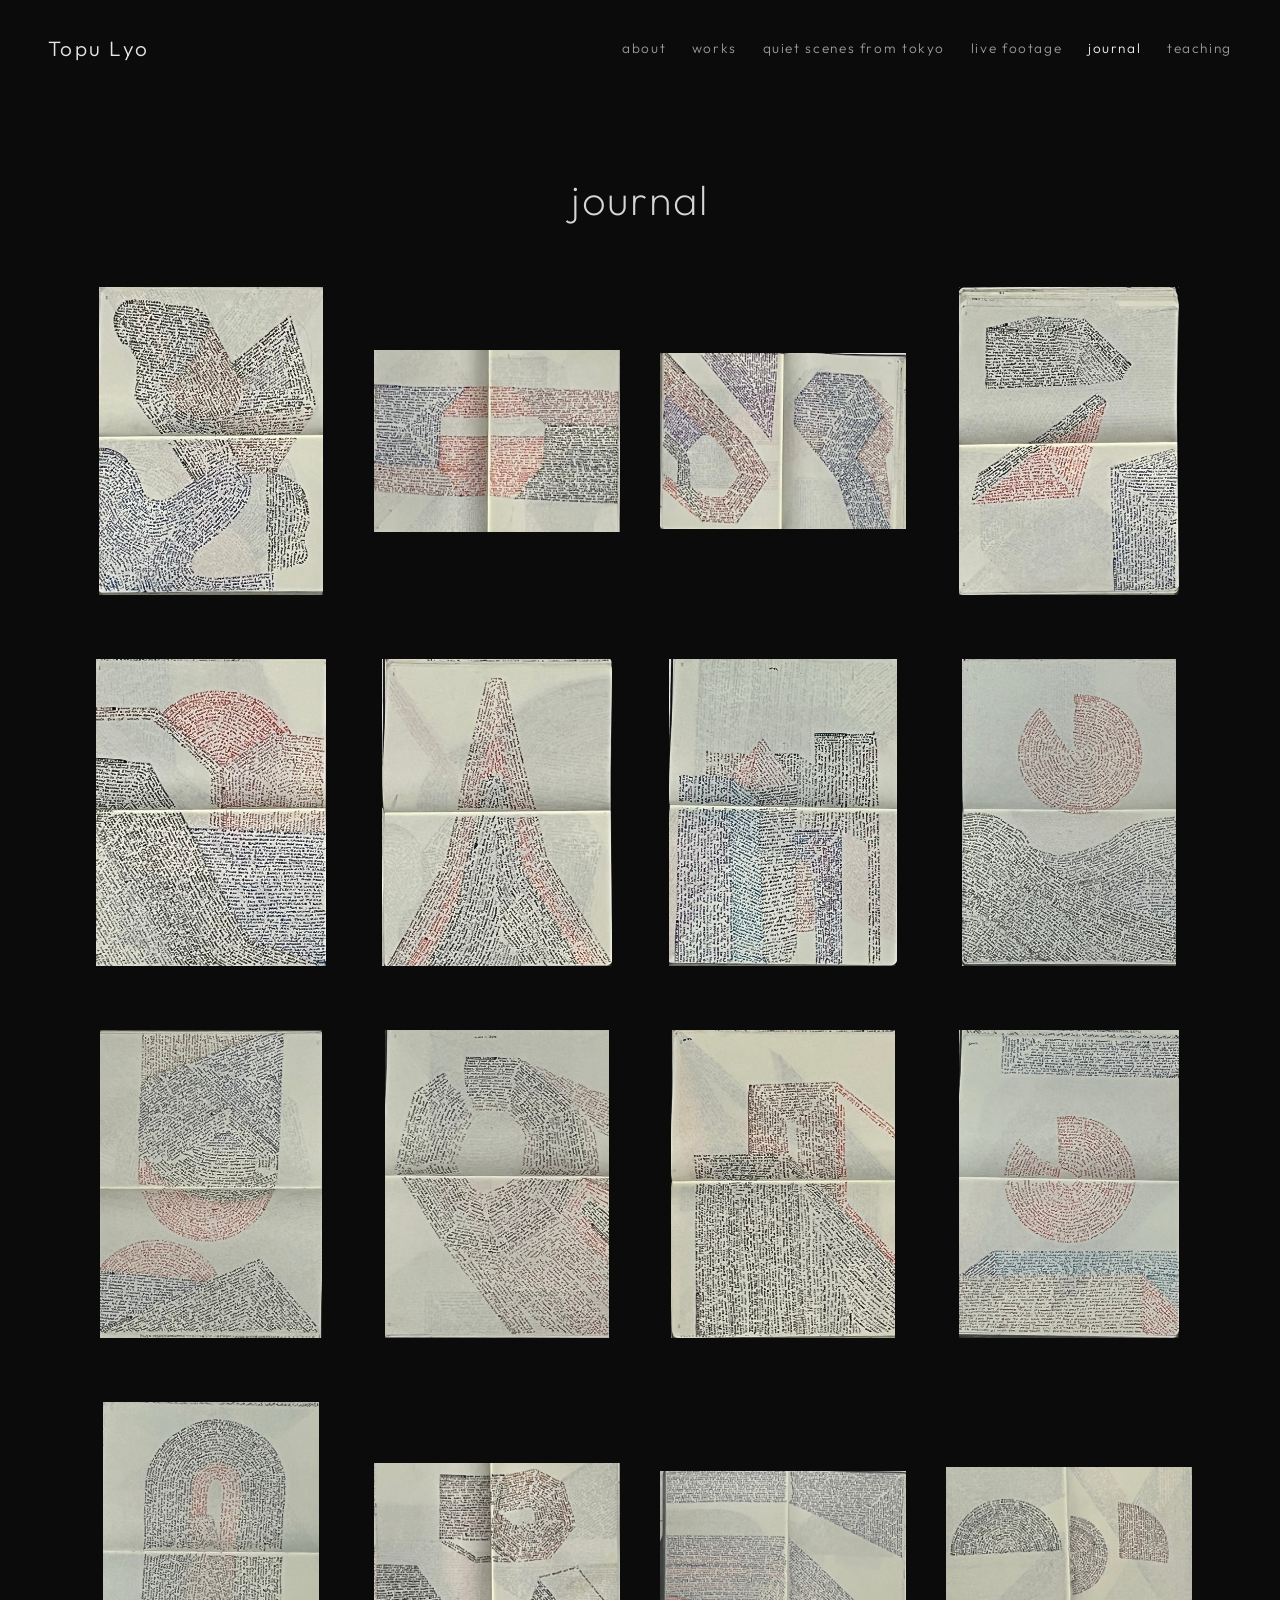
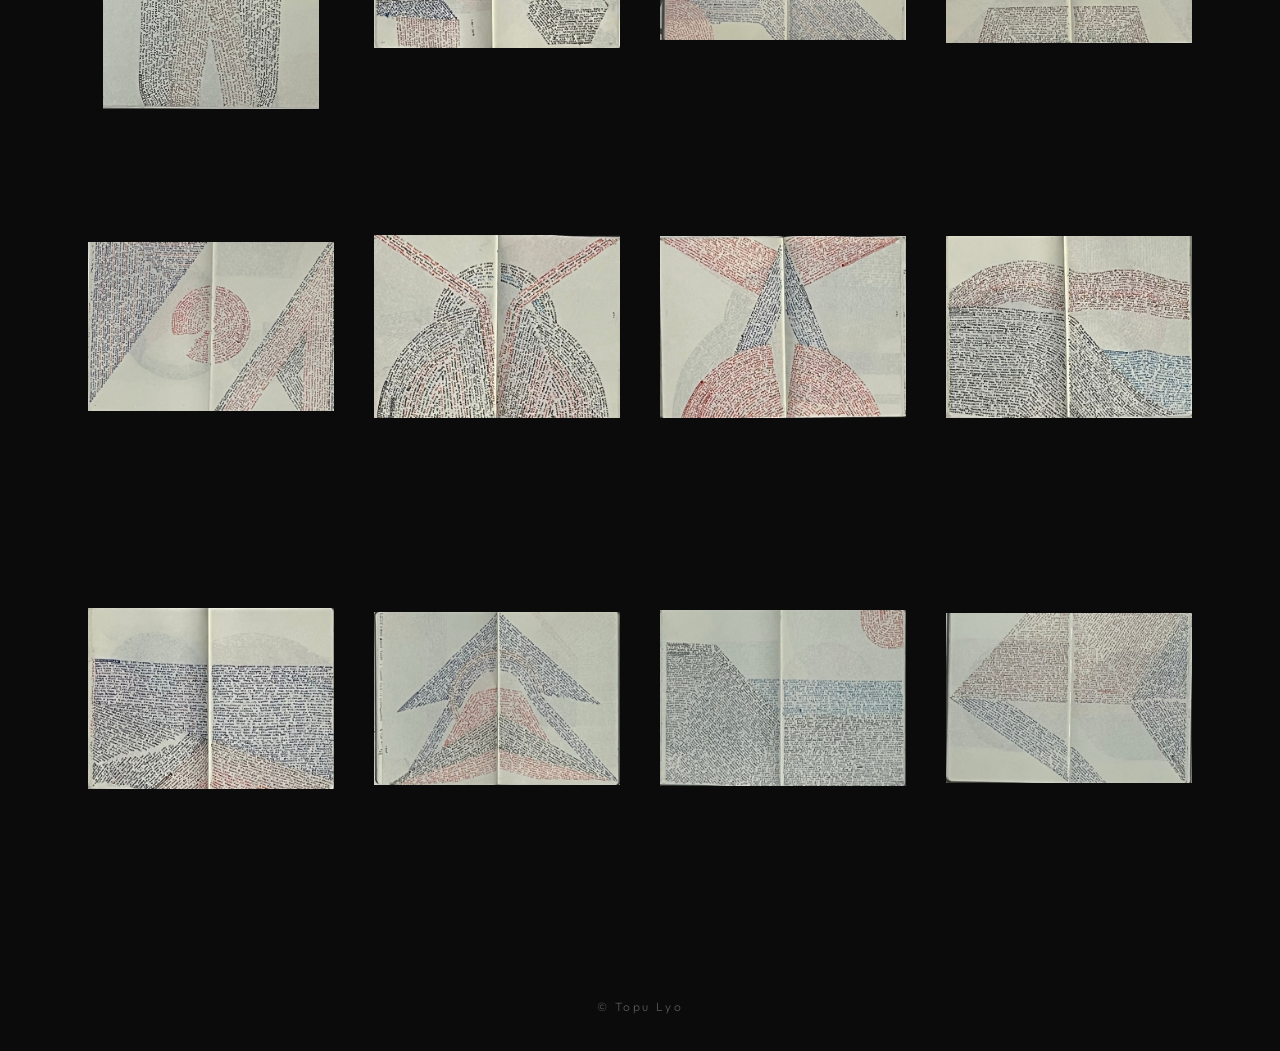
<file: journal.html>
<!DOCTYPE html>
<html lang="ja">
<head>
  <meta charset="UTF-8">
  <meta name="viewport" content="width=device-width, initial-scale=1.0">
  <link rel="preconnect" href="https://fonts.googleapis.com">
  <link href="https://fonts.googleapis.com/css2?family=Outfit:wght@100;200;300;400&family=Zen+Kaku+Gothic+New:wght@300;400&display=swap" rel="stylesheet">
  <link rel="stylesheet" href="css/style.css">
  <link rel="stylesheet" href="css/pc.css" media="(min-width: 768px)">
  <link rel="stylesheet" href="css/mobile.css" media="(max-width: 767px)">
  <script src="js/main.js" defer></script>
  <link rel="icon" href="/images/icon/favicon-48.png" sizes="48x48" type="image/png">
  <link rel="apple-touch-icon" href="/images/icon/apple-touch-icon.png">
  <title>journal — Topu Lyo</title>
</head>
<body>
  <header class="menu">
    <a class="name" href="index.html">Topu Lyo</a>
    <nav>
      <a href="about.html">about</a>
      <a href="works.html">works</a>
      <a href="quiet-scenes.html">quiet scenes from tokyo</a>
      <a href="live.html">live footage</a>
      <a href="journal.html" class="now">journal</a>
      <a href="teaching.html">teaching</a>
    </nav>
  </header>
  <main class="wide">
    <h2>journal</h2>
    <!-- 写真を足すときは images/journal/ に入れて、ここに1行足す -->
    <div class="gallery">
      <figure><img src="images/journal/journal-01.jpg" alt="" loading="lazy"></figure>
      <figure><img src="images/journal/journal-02.jpg" alt="" loading="lazy"></figure>
      <figure><img src="images/journal/journal-03.jpg" alt="" loading="lazy"></figure>
      <figure><img src="images/journal/journal-04.jpg" alt="" loading="lazy"></figure>
      <figure><img src="images/journal/journal-05.jpg" alt="" loading="lazy"></figure>
      <figure><img src="images/journal/journal-06.jpg" alt="" loading="lazy"></figure>
      <figure><img src="images/journal/journal-07.jpg" alt="" loading="lazy"></figure>
      <figure><img src="images/journal/journal-08.jpg" alt="" loading="lazy"></figure>
      <figure><img src="images/journal/journal-09.jpg" alt="" loading="lazy"></figure>
      <figure><img src="images/journal/journal-10.jpg" alt="" loading="lazy"></figure>
      <figure><img src="images/journal/journal-11.jpg" alt="" loading="lazy"></figure>
      <figure><img src="images/journal/journal-12.jpg" alt="" loading="lazy"></figure>
      <figure><img src="images/journal/journal-13.jpg" alt="" loading="lazy"></figure>
      <figure><img src="images/journal/journal-14.jpg" alt="" loading="lazy"></figure>
      <figure><img src="images/journal/journal-15.jpg" alt="" loading="lazy"></figure>
      <figure><img src="images/journal/journal-16.jpg" alt="" loading="lazy"></figure>
      <figure><img src="images/journal/journal-17.jpg" alt="" loading="lazy"></figure>
      <figure><img src="images/journal/journal-18.jpg" alt="" loading="lazy"></figure>
      <figure><img src="images/journal/journal-19.jpg" alt="" loading="lazy"></figure>
      <figure><img src="images/journal/journal-21.jpg" alt="" loading="lazy"></figure>
      <figure><img src="images/journal/journal-22.jpg" alt="" loading="lazy"></figure>
      <figure><img src="images/journal/journal-23.jpg" alt="" loading="lazy"></figure>
      <figure><img src="images/journal/journal-24.jpg" alt="" loading="lazy"></figure>
      <figure><img src="images/journal/journal-25.jpg" alt="" loading="lazy"></figure>
    </div>
  </main>
  <footer>© Topu Lyo</footer>
</body>
</html>
</file>
<file: css/style.css>
/* =========================================
   共通（PC・スマホどちらにも効く）
   色・フォントなど。大きさや位置は
   pc.css / mobile.css に分けています
   ========================================= */
*, *::before, *::after { box-sizing: border-box; margin: 0; padding: 0; }
:root {
  --black: #0b0b0b;
  --text: #b8b8b8;      /* 薄グレー */
  --dim: #6e6e6e;
  --en: "Outfit", sans-serif;
  --ja: "Zen Kaku Gothic New", sans-serif;
}
html, body { background: var(--black); color: var(--text); }
body {
  font-family: var(--en), var(--ja);
  font-weight: 300;
  line-height: 1.9;
  letter-spacing: .04em;
  min-height: 100vh;
  opacity: 0;
  transition: opacity .9s ease;
}
body.ready { opacity: 1; }
body.leaving { opacity: 0; transition-duration: .5s; }
a { color: inherit; text-decoration: none; }
img { display: block; max-width: 100%; }

/* ----- トップ（FV） ----- */
.fv {
  position: relative; overflow: hidden; height: 100vh; height: 100svh;
  background-color: var(--black);
  background-position: center; background-size: cover; background-repeat: no-repeat;
}
.fv::after { /* 写真の下のほうを少し暗くして、文字を読みやすく */
  content: ""; position: absolute; inset: 0; pointer-events: none;
  background: linear-gradient(to top, rgba(0,0,0,.65) 0%, rgba(0,0,0,0) 50%);
}
.fv-name {
  position: absolute;
  font-weight: 200; line-height: 1; letter-spacing: .01em;
  padding-bottom: .22em; /* y の下が切れないように */
  z-index: 2; color: #ececec; text-shadow: 0 0 24px rgba(0,0,0,.4);
}
.fv-nav { position: absolute; z-index: 2; display: flex; }
.fv-nav a { color: #ececec; text-shadow: 0 0 12px rgba(0,0,0,.7), 0 0 3px rgba(0,0,0,.5); }
.fv-nav a, .menu a { letter-spacing: .12em; color: #9a9a9a; transition: color .4s; }
.fv-nav a:hover, .menu a:hover, .menu a.now { color: #f0f0f0; }

/* ----- 中のページ（写真背景） ----- */
.page-bg {
  position: fixed; inset: 0; z-index: -1;
  background-color: var(--black);
  background-position: center; background-size: cover; background-repeat: no-repeat;
}
.page-bg::after { /* 文字が読みやすいように暗くする */
  content: ""; position: absolute; inset: 0;
  background: rgba(0,0,0,var(--shade, .55));
}
header.menu { position: fixed; top: 0; left: 0; right: 0; z-index: 10; display: flex; }
header.menu .name { font-weight: 300; color: #e6e6e6; }
header.menu nav { display: flex; }
main { margin: 0 auto; }
main h2 { text-align: center; font-weight: 200; letter-spacing: .04em; color: #d6d6d6; }
.lead { color: #dcdcdc; font-weight: 300; }
.text p + p { margin-top: 1.1em; }
.sub { font-weight: 400; letter-spacing: .12em; color: #8a8a8a; }
.photo { height: auto; } /* 写真は切らずにそのまま */
.topic { font-weight: 400; color: #d6d6d6; letter-spacing: .06em; } /* teaching の小見出し */
.tagline { color: var(--dim); letter-spacing: .04em; } /* teaching の副題 */
.rate-note { color: var(--dim); font-size: .9em; margin-top: 1.4em; }
.bullets { list-style: none; margin: 1.1em 0; }
.bullets li { padding: .7em 0; border-top: 1px solid rgba(255,255,255,.08); }
.bullets li:last-child { border-bottom: 1px solid rgba(255,255,255,.08); }
.bullets b { font-weight: 400; color: #dcdcdc; }
.rate-table { width: 100%; margin-top: 1.4em; border-collapse: collapse; font-weight: 300; }
.rate-table th, .rate-table td { padding: .7em .5em; text-align: right; font-weight: 300; border-bottom: 1px solid rgba(255,255,255,.08); }
.rate-table th:first-child { padding-left: 0; text-align: left; }
.rate-table thead th { color: var(--dim); font-size: .85em; line-height: 1.4; vertical-align: bottom; }
.rate-table small { display: block; font-size: .85em; }
.link { border-bottom: 1px solid #555; transition: color .4s, border-color .4s; }
.link:hover { color: #f0f0f0; border-color: #f0f0f0; }

/* 日記 */
.entry { border-top: 1px solid rgba(255,255,255,.12); }
.entry time { color: var(--dim); letter-spacing: .2em; }
.entry h3 { font-family: var(--ja); font-weight: 400; color: #dadada; }
.entry p { font-family: var(--ja); margin-bottom: 1em; }

/* journal（写真を並べる） */
.gallery { display: grid; grid-template-columns: repeat(4, 1fr); }
.gallery figure { aspect-ratio: 4/5; display: flex; align-items: center; justify-content: center; }
.gallery img { max-width: 100%; max-height: 100%; width: auto; height: auto; } /* 切らずにそのまま */

/* works */
.list { list-style: none; }
.list li { display: grid; border-top: 1px solid rgba(255,255,255,.12); }
.list .t { color: #dcdcdc; }
.list .d { color: var(--dim); }
/* クリックで開く仕事の欄 */
.work-head {
  display: grid; width: 100%; align-items: baseline; text-align: left;
  background: none; border: 0; color: inherit; font: inherit; letter-spacing: inherit; cursor: pointer;
}
.work-head .mark { position: relative; width: .7em; height: .7em; justify-self: end; }
.work-head .mark::before, .work-head .mark::after { /* ＋ → − */
  content: ""; position: absolute; left: 0; right: 0; top: 50%; height: 1px; background: #888; transition: transform .4s;
}
.work-head .mark::after { transform: rotate(90deg); }
.work.open .mark::after { transform: rotate(0); }
.work-head:hover .t { color: #f0f0f0; }
.work-head:focus:not(:focus-visible) { outline: none; } /* 押したときの青い枠を出さない */
.work-body { display: grid; grid-template-rows: 0fr; transition: grid-template-rows .5s ease; }
.work.open .work-body { grid-template-rows: 1fr; }
.work-inner { overflow: hidden; display: grid; }
.work-text p { margin-bottom: 1.2em; }
.work-photo { aspect-ratio: 4/3; background: #1a1a1a; }
.work-photo:has(img) { aspect-ratio: auto; background: none; } /* 写真が入ったら切らずにそのまま */
.work-photo img { width: 100%; height: auto; }
.yt { display: block; color: var(--dim); transition: color .4s; } /* サムネを大きく、題名はその下 */
.yt .yt-title { display: block; margin-top: .6rem; font-size: .85em; }
.yt:hover { color: #f0f0f0; }
.yt-thumb { position: relative; display: block; width: 100%; aspect-ratio: 16/9; background: #1a1a1a; overflow: hidden; }
.yt-thumb img { width: 100%; height: 100%; object-fit: cover; }
.yt-thumb::after { /* ▶ のしるし */
  content: ""; position: absolute; left: 50%; top: 50%; transform: translate(-35%, -50%);
  border-style: solid; border-width: 10px 0 10px 17px; border-color: transparent transparent transparent rgba(255,255,255,.8);
}

/* live footage の動画（押すと YouTube へ） */
.yt-row { display: grid; }
.yt-card { display: block; color: var(--dim); transition: color .4s; }
.yt-card:hover { color: #f0f0f0; }
.yt-card .yt-thumb { width: 100%; display: block; overflow: hidden; }
.yt-card .yt-thumb img { transition: opacity .4s; }
.yt-card:hover .yt-thumb img { opacity: .75; }
.yt-card .yt-title { display: block; text-align: center; letter-spacing: .06em; }
.band-site { text-align: center; color: var(--dim); letter-spacing: .08em; }

/* quiet scenes from tokyo */
.album { display: grid; }
.album-text .intro { color: #dcdcdc; } /* 最初の紹介文は少し明るく */
.album-text .note { color: #dcdcdc; letter-spacing: .14em; font-size: .85em; margin-top: 1.8em; }
.buy { color: var(--dim); letter-spacing: .08em; margin-top: 2.2rem; font-size: .9rem; }
.album img { width: 100%; height: auto; }

/* live footage */
.sky-photo { position: relative; background: #d8d8d8; } /* 背景色は写真の空に近い灰色 */
.sky-text { color: #111; font-weight: 400; text-align: center; }
.lf-name { color: #2f6aa8; } /* 文の頭の Live footage だけブルー */
.sky-text p.credit { margin-top: 1.4em; font-size: .8em; letter-spacing: .08em; } /* 写真のクレジット */
.sky-text p.credit, .anim-3 .sky-text p.credit.rv { opacity: .6; } /* アニメーション後もうすいまま */
.sky-text p + p { margin-top: .9em; }

.videos { display: grid; }
.videos .ph { aspect-ratio: 16/9; background: #1a1a1a; display: grid; place-items: center; color: #444; font-size: .8rem; }
.videos video, .videos iframe { width: 100%; aspect-ratio: 16/9; border: 0; display: block; background: #000; }
.videos figcaption { color: var(--dim); }

footer { text-align: center; color: #555; letter-spacing: .2em; }

/* ----- スクロールで出すアニメーション ----- */
/* 1：ふわっと浮かび上がる */
.rv { opacity: 0; transform: translateY(18px); transition: opacity 1.2s ease, transform 1.2s cubic-bezier(.2,.7,.2,1); }
.rv.in { opacity: 1; transform: none; }
/* 3：行ごとに下からせり上がる（文章は .m の窓の中で .w が上がる） */
.anim-3 .rv:has(.w) { opacity: 1; transform: none; }
.m { display: inline-block; overflow: hidden; vertical-align: top; }
.m .w { display: inline-block; transform: translateY(105%); transition: transform .9s cubic-bezier(.2,.7,.2,1); }
.in .m .w { transform: none; }
</file>
<file: css/pc.css>
/* =========================================
   PC版（画面の幅が 768px 以上のとき）
   ========================================= */

/* ----- トップ（FV） ----- */
.fv { background-image: url(../images/home/pc.jpg); }
.fv-name { left: 3rem; bottom: 4vh; font-size: clamp(3.5rem, 6vw, 5rem); }
.fv-nav {
  right: 3rem; bottom: 7vh;
  flex-direction: column; align-items: flex-end; gap: .5rem;
}
.fv-nav a { font-size: .85rem; }

/* ----- 中のページ ----- */
header.menu { justify-content: space-between; align-items: center; padding: 1.8rem 3rem; }
header.menu .name { font-size: 1.3rem; }
.menu-btn { display: none; } /* 三本線はスマホだけ */
header.menu nav { gap: 1.6rem; }
header.menu nav a { font-size: .85rem; }
main { max-width: 760px; padding: 10rem 3rem 6rem; }
main.wide { max-width: 1200px; }
main h2 { font-size: 2.6rem; margin-bottom: 3rem; }
.lead { font-size: 1.25rem; margin-bottom: 2rem; }
.text { font-size: 1rem; }
.sub { font-size: .85rem; margin: 3.5rem 0 1rem; }

.photo { width: 580px; margin-bottom: 3rem; }
.gallery { gap: 4rem 2.5rem; }
.sky-photo { width: 100vw; margin: 0 0 4rem calc(50% - 50vw); } /* 画面の横幅いっぱい */
.sky-photo img { width: 100%; }
html { overflow-x: clip; } /* 横幅いっぱいの写真で横にずれないように */
/* live footage：いちばん上から写真。メニューは写真の上に黒っぽい文字で */
.live-page main { padding-top: 0; }
.live-page main h2 { display: none; } /* 右上のメニューで今のページがわかるので、タイトルは出さない */
.live-page header.menu { position: absolute; }
.live-page header.menu .name { color: #111; }
.live-page header.menu nav a { color: #444; }
.live-page header.menu nav a:hover, .live-page header.menu nav a.now { color: #000; }
.live-page .sky-text { padding-top: 6.2rem; line-height: 1.65; }
.live-page .sky-text p + p { margin-top: .7em; }
.sky-text { position: absolute; top: 0; left: 0; right: 0; padding: 3.5vw 6vw 0; max-width: 1100px; margin: 0 auto; font-size: clamp(.8rem, 1.05vw, 1rem); line-height: 1.75; }
.yt-row { grid-template-columns: repeat(4, 1fr); gap: 1.6rem; }
.yt-card .yt-title { font-size: .8rem; margin-top: .7rem; }
.band-site { font-size: .85rem; margin-top: 3.5rem; }
.tagline { font-size: .95rem; margin: -1.2rem 0 2rem; }
.topic { font-size: 1.05rem; margin: 3rem 0 .8rem; }

.entry { padding: 2.5rem 0; }
.entry time { font-size: .85rem; }
.entry h3 { font-size: 1.15rem; margin: .4rem 0 1rem; }
.entry p { font-size: .95rem; }

.list li { grid-template-columns: 1fr 1fr; gap: 1.5rem; padding: 1.1rem 0; font-size: 1rem; }
main.works-page { max-width: 960px; }
.list li.work { display: block; padding: 0; }
.work-head { position: relative; grid-template-columns: minmax(0, 1fr) minmax(0, 1fr); gap: 2.5rem; padding: 1.1rem 0; } /* 右の文字を写真の左はしにそろえる */
.work-head .d { padding-right: 2rem; }
.work-head .mark { position: absolute; right: 0; top: 50%; margin-top: -.35em; }
.work-inner { grid-template-columns: minmax(0, 1fr) minmax(0, 1fr); gap: 2.5rem; align-items: start; } /* 文章が長くても左右半分ずつ */
.work-inner:not(:has(.work-photo)) { grid-template-columns: minmax(0, 1fr); } /* 写真がない仕事は文章だけ */
.work-inner:not(:has(.work-photo)) .work-text { max-width: 640px; }
.work-text { padding: .5rem 0 2.5rem; font-size: .95rem; }
.work-photo { margin: .5rem 0 2.5rem; }

.album-page { max-width: 1000px; }
.album { grid-template-columns: 1fr 1fr; gap: 3.5rem 1.5rem; }
.album-text { grid-column: 1 / -1; max-width: 640px; }

.videos { grid-template-columns: 1fr 1fr; gap: 2.5rem 1.5rem; }
.videos figcaption { font-size: .85rem; margin-top: .6rem; }

footer { font-size: .75rem; padding: 3rem 0 2rem; }
</file>
<file: css/mobile.css>
/* =========================================
   スマホ版（画面の幅が 767px 以下のとき）
   ========================================= */

/* ----- トップ（FV） ----- */
.fv { background-image: url(../images/home/mobile.jpg); }
.fv-name { left: 20px; bottom: 3vh; font-size: 2.8rem; }
.fv-nav {
  right: 20px; bottom: calc(3vh + .9rem);
  flex-direction: column; align-items: flex-end; gap: .35rem;
}
.fv-nav a { font-size: .72rem; }

/* ----- 中のページ ----- */
header.menu {
  justify-content: space-between; align-items: center;
  padding: 1.1rem 20px 1.6rem;
  background: linear-gradient(rgba(11,11,11,.9), rgba(11,11,11,0));
}
header.menu .name { position: relative; z-index: 2; font-size: 1.15rem; }

/* 右上の三本線ボタン（押すと × に変わる） */
.menu-btn {
  position: relative; z-index: 2; width: 28px; height: 20px;
  background: none; border: 0; cursor: pointer;
}
.menu-btn span {
  position: absolute; left: 0; right: 0; height: 1px; background: #d6d6d6;
  transition: transform .4s, opacity .3s, top .4s;
}
.menu-btn span:nth-child(1) { top: 2px; }
.menu-btn span:nth-child(2) { top: 10px; }
.menu-btn span:nth-child(3) { top: 18px; }
.menu-open .menu-btn span:nth-child(1) { top: 10px; transform: rotate(45deg); }
.menu-open .menu-btn span:nth-child(2) { opacity: 0; }
.menu-open .menu-btn span:nth-child(3) { top: 10px; transform: rotate(-45deg); }

/* 開いたときのメニュー（画面いっぱい） */
header.menu nav {
  position: fixed; inset: 0; z-index: 1;
  flex-direction: column; justify-content: center; gap: 1.6rem;
  padding: 0 20px;
  background: var(--black);
  opacity: 0; visibility: hidden; transition: opacity .5s, visibility .5s;
}
.menu-open header.menu nav { opacity: 1; visibility: visible; }
header.menu nav a { font-size: 1.15rem; }
.menu-open { overflow: hidden; } /* 開いている間は後ろが動かないように */

main { padding: 6.5rem 20px 4rem; }
main h2 { font-size: 1.9rem; line-height: 1.25; margin-bottom: 2rem; }
.lead { font-size: 1.1rem; margin-bottom: 1.5rem; }
.text { font-size: .95rem; }
.sub { font-size: .78rem; margin: 2.8rem 0 .8rem; }

.photo { width: 100%; margin-bottom: 2rem; }
.gallery { grid-template-columns: repeat(3, 1fr); gap: 2rem 1rem; }
.sky-photo { display: flex; flex-direction: column; margin: 0 -20px 3rem; background: none; } /* 写真が上、文章が下 */
.sky-photo img { order: -1; width: 100%; }
.sky-text { padding: 1.8rem 20px 0; color: var(--text); font-weight: 300; font-size: .9rem; line-height: 1.85; }
.yt-row { grid-template-columns: 1fr; gap: 2rem; }
.yt-card .yt-title { font-size: .85rem; margin-top: .6rem; }
.band-site { font-size: .85rem; margin-top: 2.8rem; }
.tagline { font-size: .9rem; margin: -.8rem 0 1.6rem; }
.rate-table { font-size: .82rem; }
.rate-table th, .rate-table td { padding: .7em .25em; }
.topic { font-size: 1rem; margin: 2.4rem 0 .6rem; }

.entry { padding: 2rem 0; }
.entry time { font-size: .78rem; }
.entry h3 { font-size: 1.05rem; margin: .3rem 0 .8rem; }
.entry p { font-size: .9rem; }

.list li { grid-template-columns: 1fr; gap: .1rem; padding: 1rem 0; font-size: .92rem; }
.list .d { font-size: .82rem; }
.list li.work { display: block; padding: 0; }
.work-head { grid-template-columns: 1fr 1rem; gap: .1rem 1rem; padding: 1rem 0; }
.work-head .d { grid-row: 2; }
.work-head .mark { grid-row: 1 / 3; align-self: center; }
.work-inner { grid-template-columns: 1fr; }
.work-photo { order: -1; margin: .3rem 0 1.4rem; } /* 写真 → 文章 → YouTube の順 */
.work-text { padding-bottom: 2rem; font-size: .9rem; }

.album { grid-template-columns: 1fr; gap: 2.2rem; }
.album .cover-b { order: 1; } /* 文章の下へ */

.videos { grid-template-columns: 1fr; gap: 2rem; }
.videos figcaption { font-size: .8rem; margin-top: .5rem; }

footer { font-size: .65rem; padding: 2.5rem 0 1.5rem; }
</file>
